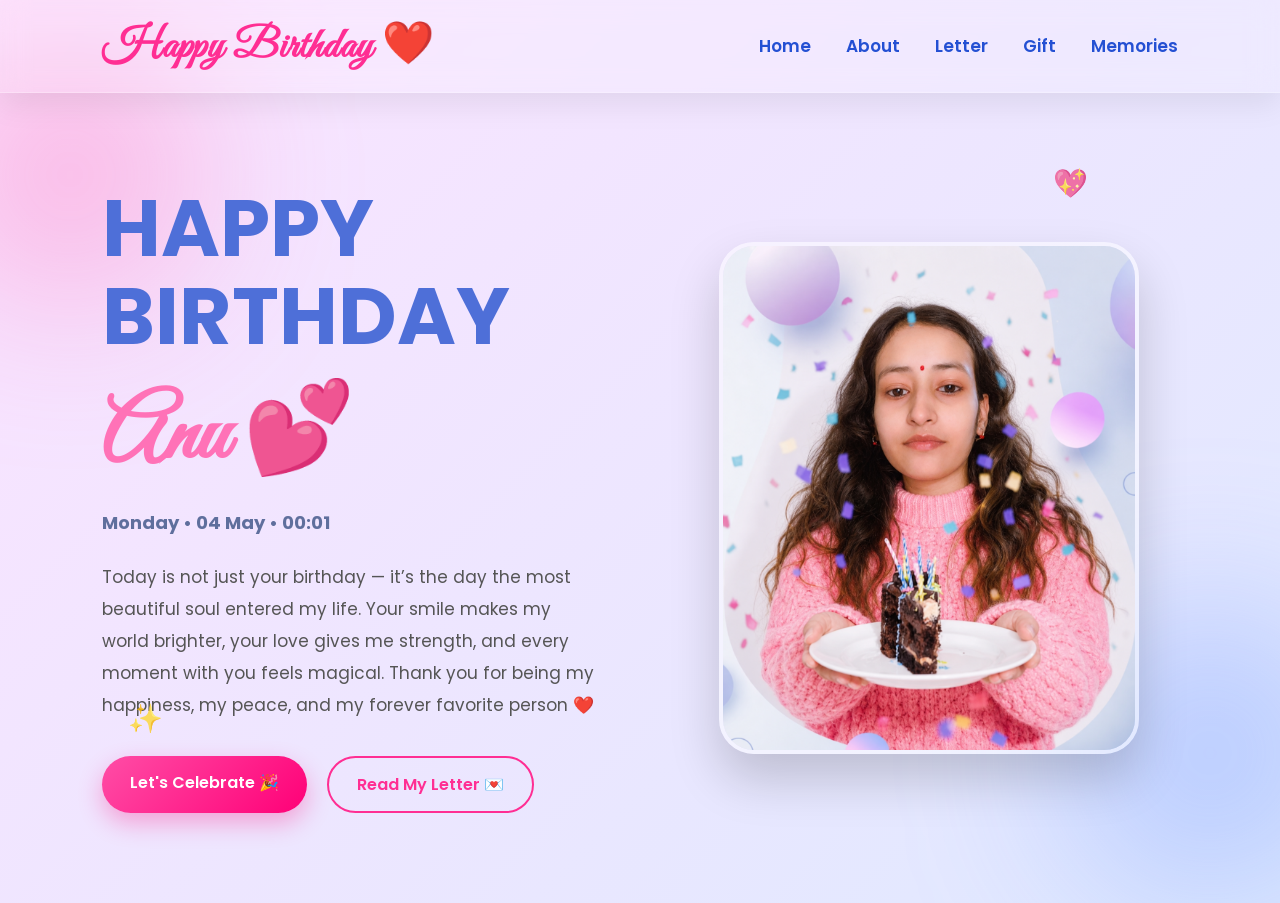
<file: index.html>
<!DOCTYPE html>
<html lang="en">

<head>
    <meta charset="UTF-8" />
    <meta name="viewport" content="width=device-width, initial-scale=1.0" />

    <title>Happy Birthday My Love ❤️</title>

    <!-- GOOGLE FONTS -->

    <link
        href="https://fonts.googleapis.com/css2?family=Poppins:wght@300;400;500;600;700&family=Great+Vibes&display=swap"
        rel="stylesheet">

    <style>
        * {
            margin: 0;
            padding: 0;
            box-sizing: border-box;
            font-family: "Poppins", sans-serif;
        }

        html {
            scroll-behavior: smooth;
        }

        body {

            background: linear-gradient(135deg, #fce3ff, #dfe9ff);

            min-height: 100vh;
            overflow-x: hidden;
            position: relative;
        }

        /* ================= BACKGROUND GLOW ================= */

        body::before,
        body::after {

            content: "";

            position: absolute;
            border-radius: 50%;
            filter: blur(80px);
            z-index: -1;

        }

        body::before {

            width: 260px;
            height: 260px;

            background: rgba(255, 105, 180, 0.35);

            top: 5%;
            left: -60px;

        }

        body::after {

            width: 300px;
            height: 300px;

            background: rgba(116, 155, 255, 0.35);

            bottom: 0;
            right: -80px;

        }

        /* ================= NAVBAR ================= */

        .navbar {

            width: 100%;

            display: flex;
            justify-content: space-between;
            align-items: center;

            padding: 18px 8%;

            position: sticky;
            top: 0;
            z-index: 1000;

            background: rgba(255, 255, 255, 0.15);
            backdrop-filter: blur(14px);

            border-bottom: 1px solid rgba(255, 255, 255, 0.25);

            box-shadow: 0 10px 30px rgba(0, 0, 0, 0.08);

        }

        /* LOGO */

        .logo {

            font-family: "Great Vibes", cursive;

            font-size: 42px;

            color: #ff2e93;

            letter-spacing: 1px;
        }

        /* NAV LINKS */

        nav ul {

            display: flex;
            align-items: center;
            gap: 35px;

            list-style: none;

        }

        nav ul li a {

            text-decoration: none;

            color: #2450d3;

            font-size: 17px;
            font-weight: 600;

            position: relative;

            transition: 0.4s ease;

        }

        nav ul li a::after {

            content: "";

            position: absolute;

            width: 0%;
            height: 2px;

            left: 0;
            bottom: -6px;

            background: #ff2e93;

            transition: 0.4s ease;

        }

        nav ul li a:hover::after {

            width: 100%;
        }

        nav ul li a:hover {

            color: #ff2e93;
        }

        /* ================= HERO SECTION ================= */

        .hero {

            width: 100%;
            min-height: calc(100vh - 90px);

            display: flex;
            justify-content: center;
            align-items: center;

            gap: 80px;

            padding: 50px 8%;

            flex-wrap: wrap;

        }

        /* ================= LEFT SIDE ================= */

        .left {

            flex: 1;
            min-width: 300px;
        }

        .left h1 {

            font-size: 80px;

            line-height: 88px;

            color: #4e6fd8;

            font-weight: 700;

            margin-bottom: 15px;
        }

        .left h2 {

            font-family: "Great Vibes", cursive;

            font-size: 90px;

            color: #ff72b7;

            margin-bottom: 15px;
        }

        .left h3 {

            color: #5f6f9d;

            font-size: 18px;

            margin-bottom: 25px;
        }

        .left p {

            max-width: 560px;

            color: #555;

            font-size: 17px;

            line-height: 32px;

            margin-bottom: 35px;
        }

        /* BUTTONS */

        .buttons {

            display: flex;
            gap: 20px;
            flex-wrap: wrap;
        }

        .btn {

            text-decoration: none;

            padding: 14px 28px;

            border-radius: 50px;

            font-size: 16px;
            font-weight: 600;

            transition: 0.4s ease;

        }

        .primary-btn {

            background: linear-gradient(135deg, #ff4da6, #ff0077);

            color: white;

            box-shadow: 0 10px 25px rgba(255, 0, 119, 0.3);
        }

        .primary-btn:hover {

            transform: translateY(-5px) scale(1.02);

            box-shadow: 0 15px 35px rgba(255, 0, 119, 0.45);
        }

        .secondary-btn {

            border: 2px solid #ff2e93;

            color: #ff2e93;

            background: transparent;
        }

        .secondary-btn:hover {

            background: #ff2e93;

            color: white;

            transform: translateY(-5px);
        }

        /* ================= RIGHT IMAGE ================= */

        .right {

            flex: 1;
            min-width: 280px;

            display: flex;
            justify-content: center;
            align-items: center;
        }

        .right img {

            width: 100%;
            max-width: 420px;

            border-radius: 35px;

            object-fit: cover;

            border: 4px solid rgba(255, 255, 255, 0.5);

            box-shadow: 0 25px 50px rgba(0, 0, 0, 0.18);

            transition: 0.5s ease;
        }

        .right img:hover {

            transform: scale(1.04) rotate(1deg);

            box-shadow: 0 25px 50px rgba(255, 0, 119, 0.3);
        }

        /* ================= FLOATING HEART ================= */

        .floating-heart {

            position: absolute;

            font-size: 28px;

            animation: float 4s ease-in-out infinite;

            opacity: 0.8;
        }

        .heart1 {
            top: 18%;
            right: 15%;
        }

        .heart2 {
            bottom: 18%;
            left: 10%;
            animation-delay: 1s;
        }

        @keyframes float {

            0% {
                transform: translateY(0px);
            }

            50% {
                transform: translateY(-15px);
            }

            100% {
                transform: translateY(0px);
            }
        }

        /* ================= RESPONSIVE ================= */

        @media (max-width: 992px) {

            .hero {
                gap: 50px;
            }

            .left h1 {

                font-size: 60px;
                line-height: 70px;
            }

            .left h2 {

                font-size: 70px;
            }

        }

        @media (max-width: 768px) {

            .navbar {

                flex-direction: column;

                gap: 15px;

                padding: 15px 20px;
            }

            .logo {

                font-size: 34px;
            }

            nav ul {

                flex-wrap: wrap;
                justify-content: center;
                gap: 15px;
            }

            nav ul li a {

                font-size: 14px;
            }

            .hero {

                flex-direction: column-reverse;

                text-align: center;

                padding: 40px 20px;

                min-height: auto;
            }

            .left h1 {

                font-size: 48px;

                line-height: 55px;
            }

            .left h2 {

                font-size: 58px;
            }

            .left h3 {

                font-size: 15px;
            }

            .left p {

                font-size: 15px;

                line-height: 28px;

                max-width: 100%;
            }

            .buttons {

                justify-content: center;
            }

            .btn {

                width: 100%;

                text-align: center;
            }

            .right img {

                max-width: 320px;
            }

            .floating-heart {

                font-size: 22px;
            }
        }

        @media (max-width: 480px) {

            .left h1 {

                font-size: 38px;

                line-height: 45px;
            }

            .left h2 {

                font-size: 46px;
            }

            .left p {

                font-size: 14px;

                line-height: 25px;
            }

            .right img {

                max-width: 100%;
            }
        }
    </style>
</head>

<body>

    <!-- FLOATING HEARTS -->

    <div class="floating-heart heart1">💖</div>
    <div class="floating-heart heart2">✨</div>

    <!-- NAVBAR -->

    <header class="navbar">

        <h1 class="logo">Happy Birthday ❤️</h1>

        <nav>

            <ul>

                <li><a href="index.html">Home</a></li>

                <li><a href="about.html">About</a></li>

                <li><a href="letter.html">Letter</a></li>

                <li><a href="gifts.html">Gift</a></li>

                <li><a href="memories.html">Memories</a></li>

            </ul>

        </nav>

    </header>

    <!-- HERO SECTION -->

    <section class="hero">

        <!-- LEFT -->

        <div class="left">

            <h1>
                HAPPY <br>
                BIRTHDAY
            </h1>

            <h2>Anu 💕</h2>

            <h3>Monday • 04 May • 00:01</h3>

            <p>
                Today is not just your birthday —
                it’s the day the most beautiful soul entered my life.
                Your smile makes my world brighter,
                your love gives me strength,
                and every moment with you feels magical.
                Thank you for being my happiness,
                my peace,
                and my forever favorite person ❤️
            </p>

            <!-- BUTTONS -->

            <div class="buttons">

                <a href="about.html" class="btn primary-btn">
                    Let's Celebrate 🎉
                </a>

                <a href="letter.html" class="btn secondary-btn">
                    Read My Letter 💌
                </a>

            </div>

        </div>

        <!-- RIGHT -->

        <div class="right">

            <img src="anu.png" alt="Birthday Girl">

        </div>

    </section>

</body>

</html>
</file>
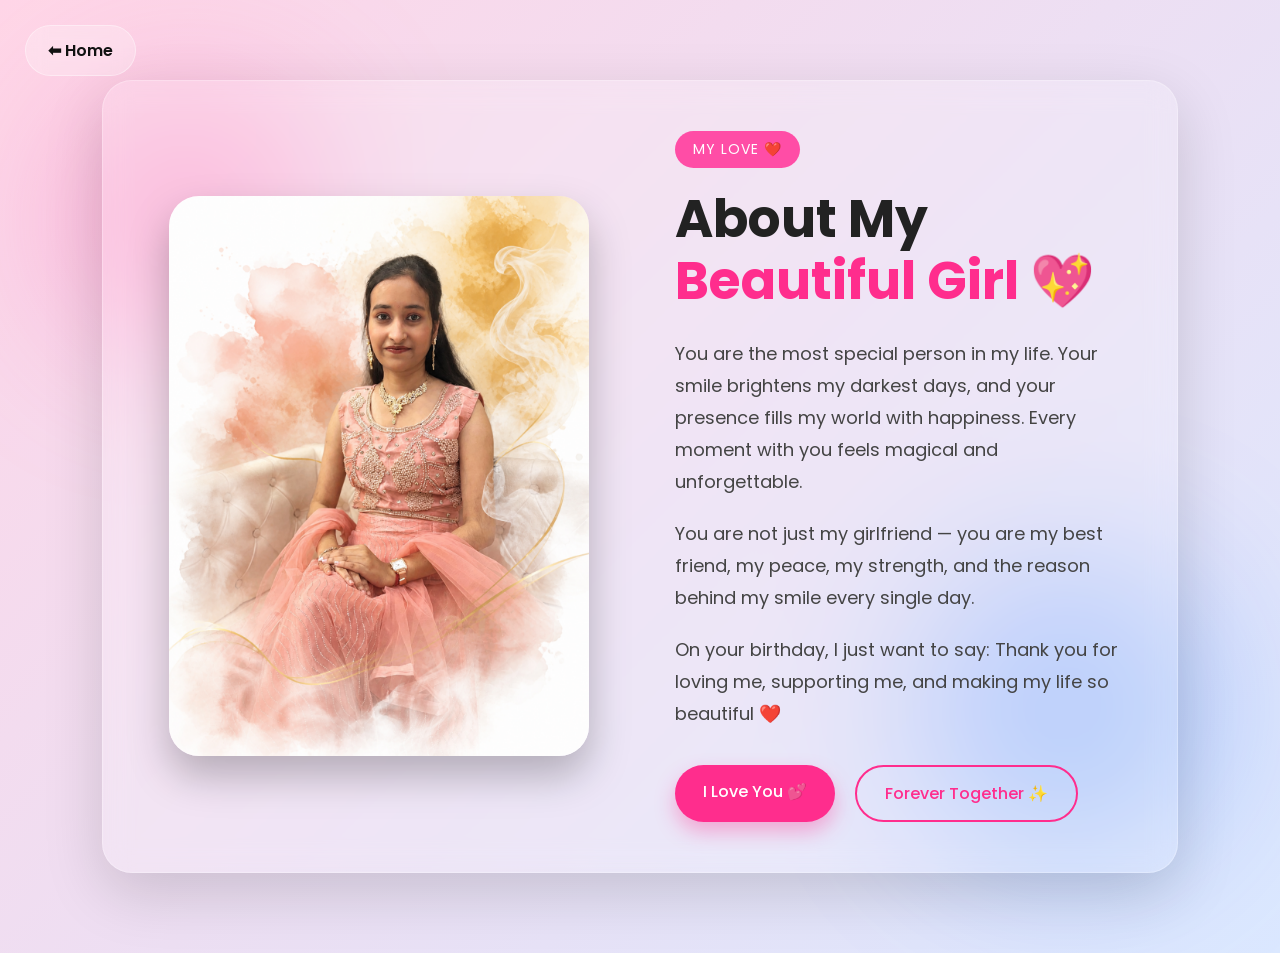
<file: about.html>
<!DOCTYPE html>
<html lang="en">

<head>
    <meta charset="UTF-8" />
    <meta name="viewport" content="width=device-width, initial-scale=1.0" />
    <title>About Her 💖</title>

    <!-- GOOGLE FONT -->
    <link href="https://fonts.googleapis.com/css2?family=Poppins:wght@300;400;500;600;700&display=swap"
        rel="stylesheet">

    <style>
        * {
            margin: 0;
            padding: 0;
            box-sizing: border-box;
            font-family: "Poppins", sans-serif;
        }

        body {
            overflow-x: hidden;
            background: linear-gradient(135deg, #ffd6e7, #dbe8ff);
        }

        /* ================= MAIN SECTION ================= */

        .about {
            min-height: 100vh;
            width: 100%;
            padding: 80px 8%;
            display: flex;
            justify-content: center;
            align-items: center;
            position: relative;
        }

        /* Floating Blur Circles */

        .circle1,
        .circle2 {
            position: absolute;
            border-radius: 50%;
            filter: blur(80px);
            z-index: 0;
        }

        .circle1 {
            width: 250px;
            height: 250px;
            background: rgba(255, 77, 166, 0.35);
            top: 10%;
            left: 5%;
        }

        .circle2 {
            width: 300px;
            height: 300px;
            background: rgba(0, 102, 255, 0.25);
            bottom: 10%;
            right: 5%;
        }

        /* ================= CONTAINER ================= */

        .about-container {
            width: 100%;
            max-width: 1200px;

            display: flex;
            justify-content: center;
            align-items: center;
            gap: 70px;
            flex-wrap: wrap;

            background: rgba(255, 255, 255, 0.18);
            backdrop-filter: blur(14px);

            border: 1px solid rgba(255, 255, 255, 0.25);

            border-radius: 30px;

            padding: 50px;

            position: relative;
            z-index: 2;

            box-shadow: 0 20px 60px rgba(0, 0, 0, 0.15);
        }

        /* ================= IMAGE ================= */

        .about-image {
            flex: 1;
            min-width: 280px;
            display: flex;
            justify-content: center;
            align-items: center;
        }

        .about-image img {
            width: 100%;
            max-width: 420px;
            border-radius: 30px;

            object-fit: cover;

            box-shadow: 0 20px 40px rgba(0, 0, 0, 0.25);

            transition: 0.5s ease;
        }

        .about-image img:hover {
            transform: scale(1.04) rotate(1deg);
        }

        /* ================= TEXT ================= */

        .about-text {
            flex: 1;
            min-width: 280px;
        }

        .tag {
            display: inline-block;
            padding: 8px 18px;
            background: #ff4da6;
            color: white;
            border-radius: 30px;
            font-size: 14px;
            margin-bottom: 20px;
            letter-spacing: 1px;
        }

        .about-text h1 {
            font-size: 52px;
            line-height: 1.2;
            color: #222;
            margin-bottom: 25px;
        }

        .about-text h1 span {
            color: #ff2d8d;
        }

        .about-text p {
            font-size: 18px;
            line-height: 32px;
            color: #444;
            margin-bottom: 20px;
        }

        /* ================= BUTTONS ================= */

        .buttons {
            margin-top: 35px;
            display: flex;
            gap: 20px;
            flex-wrap: wrap;
        }

        .btn {
            text-decoration: none;
            padding: 14px 28px;
            border-radius: 50px;
            font-size: 16px;
            font-weight: 500;
            transition: 0.4s ease;
        }

        .primary-btn {
            background: #ff2d8d;
            color: white;
            box-shadow: 0 10px 20px rgba(255, 45, 141, 0.35);
        }

        .primary-btn:hover {
            transform: translateY(-4px);
            background: #ff0077;
        }

        .secondary-btn {
            border: 2px solid #ff2d8d;
            color: #ff2d8d;
            background: transparent;
        }

        .secondary-btn:hover {
            background: #ff2d8d;
            color: white;
            transform: translateY(-4px);
        }

        /* ================= HOME BUTTON ================= */

        .home-btn {
            position: fixed;
            top: 25px;
            left: 25px;

            text-decoration: none;

            background: rgba(255, 255, 255, 0.25);
            backdrop-filter: blur(10px);

            padding: 12px 22px;

            border-radius: 50px;

            color: #111;
            font-weight: 600;

            transition: 0.4s ease;

            z-index: 999;
            border: 1px solid rgba(255, 255, 255, 0.4);
        }

        .home-btn:hover {
            background: #ff2d8d;
            color: white;
            transform: translateY(-3px);
            box-shadow: 0 10px 20px rgba(255, 45, 141, 0.35);
        }

        /* ================= RESPONSIVE ================= */

        @media (max-width: 992px) {

            .about-container {
                gap: 40px;
                padding: 40px;
            }

            .about-text h1 {
                font-size: 42px;
            }

            .about-text p {
                font-size: 17px;
                line-height: 30px;
            }
        }

        @media (max-width: 768px) {

            .about {
                padding: 100px 20px 40px;
            }

            .about-container {
                flex-direction: column;
                text-align: center;
                padding: 30px 20px;
                border-radius: 25px;
            }

            .about-image img {
                max-width: 320px;
            }

            .about-text h1 {
                font-size: 34px;
            }

            .about-text p {
                font-size: 16px;
                line-height: 28px;
            }

            .buttons {
                justify-content: center;
            }

            .btn {
                width: 100%;
                text-align: center;
            }

            .home-btn {
                top: 15px;
                left: 15px;
                padding: 10px 18px;
                font-size: 14px;
            }
        }

        @media (max-width: 480px) {

            .about-text h1 {
                font-size: 28px;
            }

            .about-text p {
                font-size: 15px;
                line-height: 26px;
            }

            .about-image img {
                max-width: 100%;
            }
        }
    </style>
</head>

<body>

    <!-- HOME BUTTON -->

    <a href="index.html" class="home-btn">⬅ Home</a>

    <!-- ABOUT SECTION -->

    <section class="about">

        <!-- BACKGROUND BLUR EFFECT -->

        <div class="circle1"></div>
        <div class="circle2"></div>

        <div class="about-container">

            <!-- IMAGE -->

            <div class="about-image">
                <img src="about.png" alt="Her Image">
            </div>

            <!-- TEXT -->

            <div class="about-text">

                <span class="tag">MY LOVE ❤️</span>

                <h1>
                    About My <span>Beautiful Girl</span> 💖
                </h1>

                <p>
                    You are the most special person in my life.
                    Your smile brightens my darkest days,
                    and your presence fills my world with happiness.
                    Every moment with you feels magical and unforgettable.
                </p>

                <p>
                    You are not just my girlfriend —
                    you are my best friend, my peace, my strength,
                    and the reason behind my smile every single day.
                </p>

                <p>
                    On your birthday, I just want to say:
                    Thank you for loving me,
                    supporting me,
                    and making my life so beautiful ❤️
                </p>

                <!-- BUTTONS -->

                <div class="buttons">

                    <a href="#" class="btn primary-btn">
                        I Love You 💕
                    </a>

                    <a href="#" class="btn secondary-btn">
                        Forever Together ✨
                    </a>

                </div>

            </div>

        </div>

    </section>

</body>

</html>
</file>
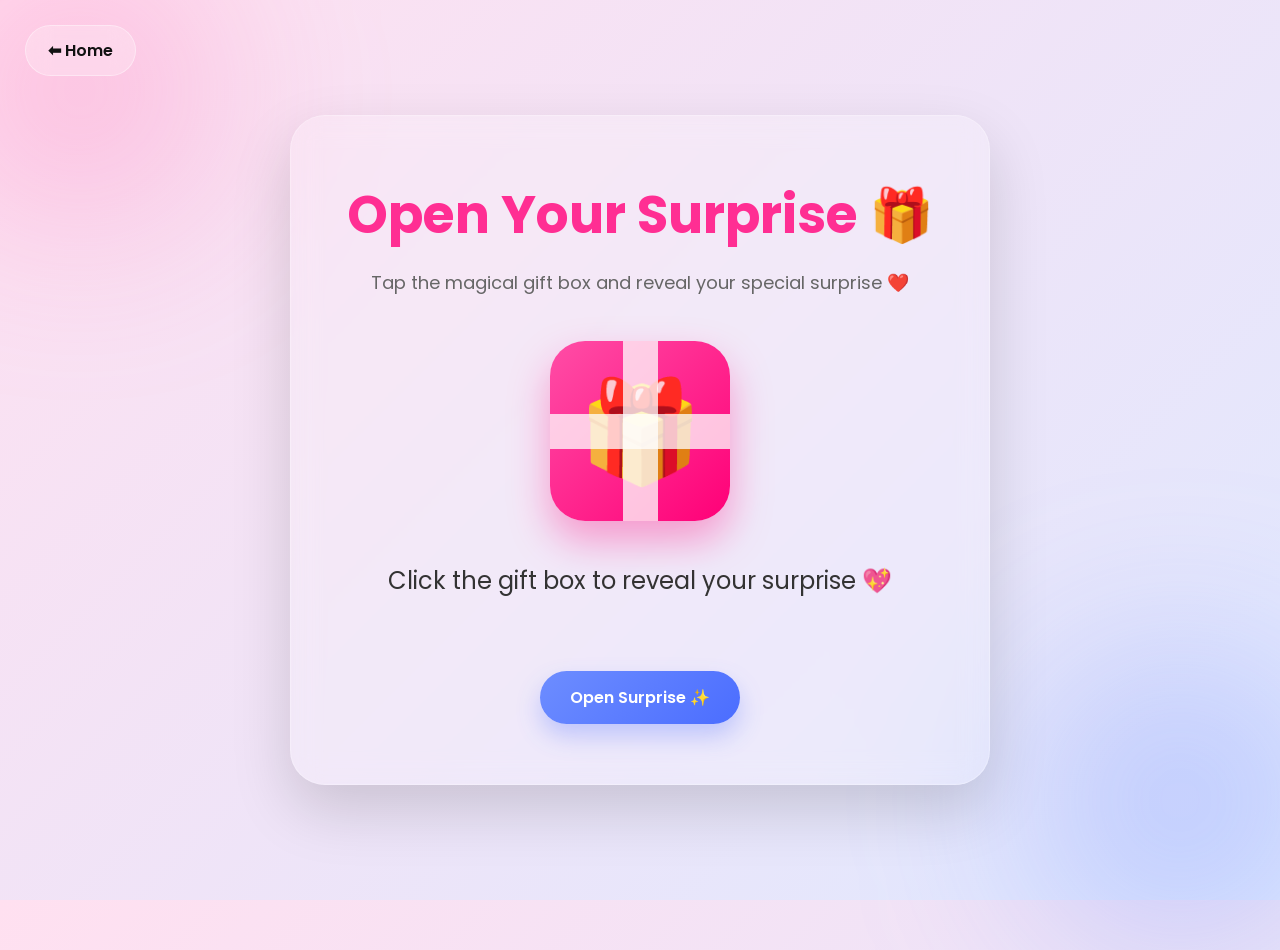
<file: gifts.html>
<!DOCTYPE html>
<html lang="en">

<head>
    <meta charset="UTF-8" />
    <meta name="viewport" content="width=device-width, initial-scale=1.0" />

    <title>Gift Surprise 🎁</title>

    <!-- GOOGLE FONT -->

    <link href="https://fonts.googleapis.com/css2?family=Poppins:wght@300;400;500;600;700&display=swap"
        rel="stylesheet">

    <style>
        * {
            margin: 0;
            padding: 0;
            box-sizing: border-box;
            font-family: "Poppins", sans-serif;
        }

        body {

            min-height: 100vh;

            overflow-x: hidden;

            background: linear-gradient(135deg, #ffe0f0, #dfe8ff);

            display: flex;
            justify-content: center;
            align-items: center;

            position: relative;
        }

        /* ================= BACKGROUND EFFECT ================= */

        body::before,
        body::after {

            content: "";

            position: absolute;

            border-radius: 50%;

            filter: blur(90px);

            z-index: 0;
        }

        body::before {

            width: 260px;
            height: 260px;

            background: rgba(255, 105, 180, 0.3);

            top: -40px;
            left: -50px;
        }

        body::after {

            width: 300px;
            height: 300px;

            background: rgba(110, 140, 255, 0.3);

            bottom: -50px;
            right: -50px;
        }

        /* ================= HOME BUTTON ================= */

        .home-btn {

            position: fixed;

            top: 25px;
            left: 25px;

            text-decoration: none;

            padding: 12px 22px;

            border-radius: 50px;

            background: rgba(255, 255, 255, 0.25);

            backdrop-filter: blur(12px);

            border: 1px solid rgba(255, 255, 255, 0.4);

            color: #111;

            font-weight: 600;

            transition: 0.4s ease;

            z-index: 999;
        }

        .home-btn:hover {

            background: #ff2e93;

            color: white;

            transform: translateY(-4px);

            box-shadow: 0 10px 25px rgba(255, 46, 147, 0.35);
        }

        /* ================= MAIN CARD ================= */

        .gift-section {

            width: 90%;
            max-width: 700px;

            background: rgba(255, 255, 255, 0.18);

            backdrop-filter: blur(14px);

            border: 1px solid rgba(255, 255, 255, 0.25);

            border-radius: 35px;

            padding: 60px 40px;

            text-align: center;

            position: relative;
            z-index: 2;

            box-shadow: 0 25px 60px rgba(0, 0, 0, 0.15);
        }

        /* ================= HEADING ================= */

        .gift-section h1 {

            font-size: 52px;

            color: #ff2e93;

            margin-bottom: 15px;
        }

        .gift-section .subtitle {

            color: #666;

            font-size: 18px;

            margin-bottom: 45px;
        }

        /* ================= GIFT BOX ================= */

        .gift-box {

            width: 180px;
            height: 180px;

            margin: auto;

            border-radius: 35px;

            background: linear-gradient(135deg, #ff4da6, #ff0077);

            display: flex;
            justify-content: center;
            align-items: center;

            font-size: 100px;

            cursor: pointer;

            position: relative;

            transition: 0.5s ease;

            animation: float 3s ease-in-out infinite;

            box-shadow: 0 20px 40px rgba(255, 0, 119, 0.35);
        }

        .gift-box:hover {

            transform: scale(1.08) rotate(3deg);

            box-shadow: 0 25px 50px rgba(255, 0, 119, 0.5);
        }

        /* Ribbon */

        .gift-box::before {

            content: "";

            position: absolute;

            width: 35px;
            height: 100%;

            background: rgba(255, 255, 255, 0.75);
        }

        .gift-box::after {

            content: "";

            position: absolute;

            width: 100%;
            height: 35px;

            background: rgba(255, 255, 255, 0.75);
        }

        /* ================= RESULT ================= */

        #gift-result {

            margin-top: 40px;

            font-size: 24px;

            color: #333;

            line-height: 40px;

            transition: 0.5s ease;

            min-height: 80px;
        }

        .show {

            transform: scale(1.08);

            color: #ff2e93;
        }

        /* ================= BUTTON ================= */

        .open-btn {

            margin-top: 30px;

            padding: 14px 30px;

            border: none;

            border-radius: 50px;

            background: linear-gradient(135deg, #6d8dff, #4b6dff);

            color: white;

            font-size: 16px;
            font-weight: 600;

            cursor: pointer;

            transition: 0.4s ease;

            box-shadow: 0 12px 25px rgba(75, 109, 255, 0.3);
        }

        .open-btn:hover {

            transform: translateY(-4px);

            box-shadow: 0 18px 35px rgba(75, 109, 255, 0.45);
        }

        /* ================= FLOAT ANIMATION ================= */

        @keyframes float {

            0% {
                transform: translateY(0px);
            }

            50% {
                transform: translateY(-15px);
            }

            100% {
                transform: translateY(0px);
            }
        }

        /* ================= RESPONSIVE ================= */

        @media (max-width: 768px) {

            body {
                padding: 20px;
            }

            .gift-section {

                padding: 40px 20px;
            }

            .gift-section h1 {

                font-size: 34px;
            }

            .subtitle {

                font-size: 15px;
            }

            .gift-box {

                width: 140px;
                height: 140px;

                font-size: 75px;
            }

            .gift-box::before {

                width: 25px;
            }

            .gift-box::after {

                height: 25px;
            }

            #gift-result {

                font-size: 18px;

                line-height: 30px;
            }

            .home-btn {

                top: 15px;
                left: 15px;

                font-size: 14px;

                padding: 10px 18px;
            }

            .open-btn {

                width: 100%;
            }
        }

        @media (max-width: 480px) {

            .gift-section h1 {

                font-size: 28px;
            }

            #gift-result {

                font-size: 16px;
            }
        }
    </style>
</head>

<body>

    <!-- HOME BUTTON -->

    <a href="index.html" class="home-btn">⬅ Home</a>

    <!-- MAIN SECTION -->

    <section class="gift-section">

        <h1>Open Your Surprise 🎁</h1>

        <p class="subtitle">
            Tap the magical gift box and reveal your special surprise ❤️
        </p>

        <!-- GIFT BOX -->

        <div class="gift-box" onclick="openGift()">
            🎁
        </div>

        <!-- RESULT -->

        <p id="gift-result">
            Click the gift box to reveal your surprise 💖
        </p>

        <!-- BUTTON -->

        <button class="open-btn" onclick="openGift()">
            Open Surprise ✨
        </button>

    </section>

    <!-- JAVASCRIPT -->

    <script>

        function openGift() {

            let surprises = [

                "🍫 Chocolate Treat Date with Me!",

                "🎬 Romantic Movie Night Together!",

                "🌹 Unlimited Hug Coupon Just for You!",

                "🍕 Candle Light Dinner Surprise!",

                "💌 A Secret Love Letter is Waiting!",

                "🎁 One Special Gift From My Heart!",

                "📸 Beautiful Memory Photo Surprise!",

                "💍 A Forever Promise From Me ❤️",

                "✈️ Dream Date Coming Soon!",

                "🎵 Your Favorite Song Dedicated to You!"
            ];

            let randomGift = surprises[Math.floor(Math.random() * surprises.length)];

            let result = document.getElementById("gift-result");

            result.innerText = randomGift;

            result.classList.add("show");

            // HEART EFFECT

            createHeart();

            setTimeout(() => {

                result.classList.remove("show");

            }, 700);
        }

        // FLOATING HEART EFFECT

        function createHeart() {

            const heart = document.createElement("div");

            heart.innerHTML = "💖";

            heart.style.position = "fixed";

            heart.style.left = Math.random() * 100 + "vw";

            heart.style.top = "100vh";

            heart.style.fontSize = "25px";

            heart.style.animation = "fly 4s linear forwards";

            document.body.appendChild(heart);

            setTimeout(() => {

                heart.remove();

            }, 4000);
        }

        // HEART ANIMATION

        const style = document.createElement("style");

        style.innerHTML = `
        
        @keyframes fly {
        
            0%{
                transform: translateY(0) scale(1);
                opacity:1;
            }

            100%{
                transform: translateY(-120vh) scale(1.8);
                opacity:0;
            }
        }
        
        `;

        document.head.appendChild(style);

    </script>

</body>

</html>
</file>
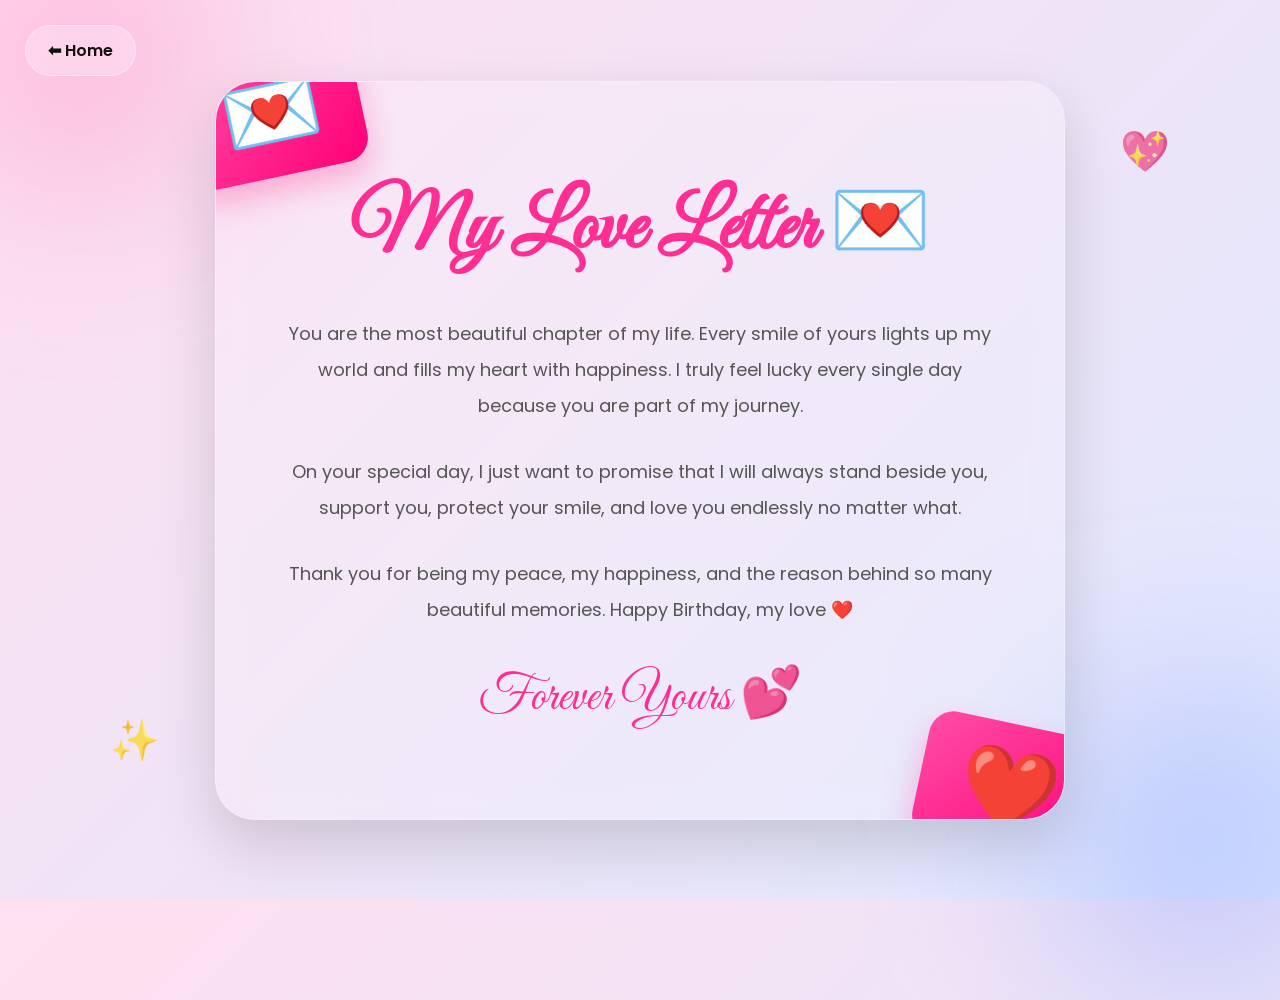
<file: letter.html>
<!DOCTYPE html>
<html lang="en">

<head>

    <meta charset="UTF-8" />

    <meta name="viewport" content="width=device-width, initial-scale=1.0" />

    <title>Love Letter 💌</title>

    <!-- GOOGLE FONTS -->

    <link href="https://fonts.googleapis.com/css2?family=Great+Vibes&family=Poppins:wght@300;400;500;600&display=swap"
        rel="stylesheet">

    <style>
        * {

            margin: 0;
            padding: 0;
            box-sizing: border-box;

            font-family: "Poppins", sans-serif;
        }

        body {

            min-height: 100vh;

            display: flex;
            justify-content: center;
            align-items: center;

            padding: 40px 20px;

            overflow-x: hidden;

            background: linear-gradient(135deg, #ffe0ef, #dfe8ff);

            position: relative;
        }

        /* ================= BACKGROUND BLUR EFFECT ================= */

        body::before,
        body::after {

            content: "";

            position: absolute;

            border-radius: 50%;

            filter: blur(90px);

            z-index: 0;
        }

        body::before {

            width: 280px;
            height: 280px;

            background: rgba(255, 105, 180, 0.3);

            top: -80px;
            left: -60px;
        }

        body::after {

            width: 320px;
            height: 320px;

            background: rgba(113, 145, 255, 0.3);

            bottom: -100px;
            right: -80px;
        }

        /* ================= HOME BUTTON ================= */

        .home-btn {

            position: fixed;

            top: 25px;
            left: 25px;

            text-decoration: none;

            padding: 12px 22px;

            border-radius: 50px;

            background: rgba(255, 255, 255, 0.25);

            backdrop-filter: blur(10px);

            border: 1px solid rgba(255, 255, 255, 0.4);

            color: #111;

            font-weight: 600;

            transition: 0.4s ease;

            z-index: 999;
        }

        .home-btn:hover {

            background: #ff2e93;

            color: white;

            transform: translateY(-4px);

            box-shadow: 0 10px 25px rgba(255, 46, 147, 0.35);
        }

        /* ================= LETTER SECTION ================= */

        .letter-section {

            width: 100%;

            display: flex;
            justify-content: center;
            align-items: center;

            position: relative;

            z-index: 2;
        }

        /* ================= CARD ================= */

        .card {

            width: 100%;
            max-width: 850px;

            background: rgba(255, 255, 255, 0.18);

            backdrop-filter: blur(14px);

            border: 1px solid rgba(255, 255, 255, 0.25);

            border-radius: 40px;

            padding: 90px 70px;

            text-align: center;

            position: relative;

            overflow: hidden;

            box-shadow: 0 25px 60px rgba(0, 0, 0, 0.15);

            animation: fadeIn 1s ease;
        }

        /* ================= CARD DECORATION ================= */

        .card::before,
        .card::after {

            position: absolute;

            display: flex;
            justify-content: center;
            align-items: center;

            width: 180px;
            height: 130px;

            border-radius: 25px;

            font-size: 80px;

            background: linear-gradient(135deg, #ff4da6, #ff0077);

            box-shadow: 0 15px 30px rgba(255, 0, 119, 0.25);
        }

        .card::before {

            content: "💌";

            top: -35px;
            left: -35px;

            transform: rotate(-12deg);
        }

        .card::after {

            content: "❤️";

            bottom: -35px;
            right: -35px;

            transform: rotate(12deg);
        }

        /* ================= FLOATING HEARTS ================= */

        .heart {

            position: absolute;

            font-size: 40px;

            animation: float 4s ease-in-out infinite;

            opacity: 0.8;
        }

        .heart1 {

            top: 40px;
            right: 90px;
        }

        .heart2 {

            bottom: 50px;
            left: 90px;

            animation-delay: 1s;
        }

        /* ================= HEADING ================= */

        .card h1 {

            font-family: "Great Vibes", cursive;

            font-size: 82px;

            color: #ff2e93;

            margin-bottom: 35px;
        }

        /* ================= TEXT ================= */

        .card p {

            font-size: 18px;

            color: #555;

            line-height: 36px;

            margin-bottom: 30px;
        }

        /* ================= SIGNATURE ================= */

        .signature {

            margin-top: 35px;

            font-family: "Great Vibes", cursive;

            font-size: 50px;

            color: #ff2e93;
        }

        /* ================= ANIMATIONS ================= */

        @keyframes float {

            0% {
                transform: translateY(0px);
            }

            50% {
                transform: translateY(-15px);
            }

            100% {
                transform: translateY(0px);
            }
        }

        @keyframes fadeIn {

            from {

                opacity: 0;

                transform: translateY(40px);
            }

            to {

                opacity: 1;

                transform: translateY(0px);
            }
        }

        /* ================= RESPONSIVE ================= */

        @media (max-width: 768px) {

            body {

                padding: 90px 15px 30px;
            }

            .card {

                padding: 55px 25px;

                border-radius: 28px;
            }

            .card h1 {

                font-size: 52px;

                margin-bottom: 25px;
            }

            .card p {

                font-size: 15px;

                line-height: 28px;
            }

            .signature {

                font-size: 38px;
            }

            /* Decorations */

            .card::before,
            .card::after {

                width: 110px;
                height: 85px;

                font-size: 45px;
            }

            .card::before {

                top: -20px;
                left: -20px;
            }

            .card::after {

                bottom: -20px;
                right: -20px;
            }

            /* Floating Hearts */

            .heart {

                font-size: 26px;
            }

            .heart1 {

                top: 20px;
                right: 20px;
            }

            .heart2 {

                bottom: 20px;
                left: 20px;
            }

            .home-btn {

                top: 15px;
                left: 15px;

                font-size: 14px;

                padding: 10px 18px;
            }
        }

        @media (max-width: 480px) {

            .card h1 {

                font-size: 42px;
            }

            .card p {

                font-size: 14px;

                line-height: 26px;
            }

            .signature {

                font-size: 34px;
            }
        }
    </style>

</head>

<body>

    <!-- HOME BUTTON -->

    <a href="index.html" class="home-btn">⬅ Home</a>

    <!-- LETTER SECTION -->

    <section class="letter-section">

        <!-- FLOATING HEARTS -->

        <div class="heart heart1">💖</div>

        <div class="heart heart2">✨</div>

        <!-- CARD -->

        <div class="card">

            <h1>My Love Letter 💌</h1>

            <p>
                You are the most beautiful chapter of my life.
                Every smile of yours lights up my world
                and fills my heart with happiness.
                I truly feel lucky every single day
                because you are part of my journey.
            </p>

            <p>
                On your special day,
                I just want to promise that
                I will always stand beside you,
                support you,
                protect your smile,
                and love you endlessly no matter what.
            </p>

            <p>
                Thank you for being my peace,
                my happiness,
                and the reason behind so many beautiful memories.
                Happy Birthday, my love ❤️
            </p>

            <!-- SIGNATURE -->

            <div class="signature">
                Forever Yours 💕
            </div>

        </div>

    </section>

</body>

</html>
</file>
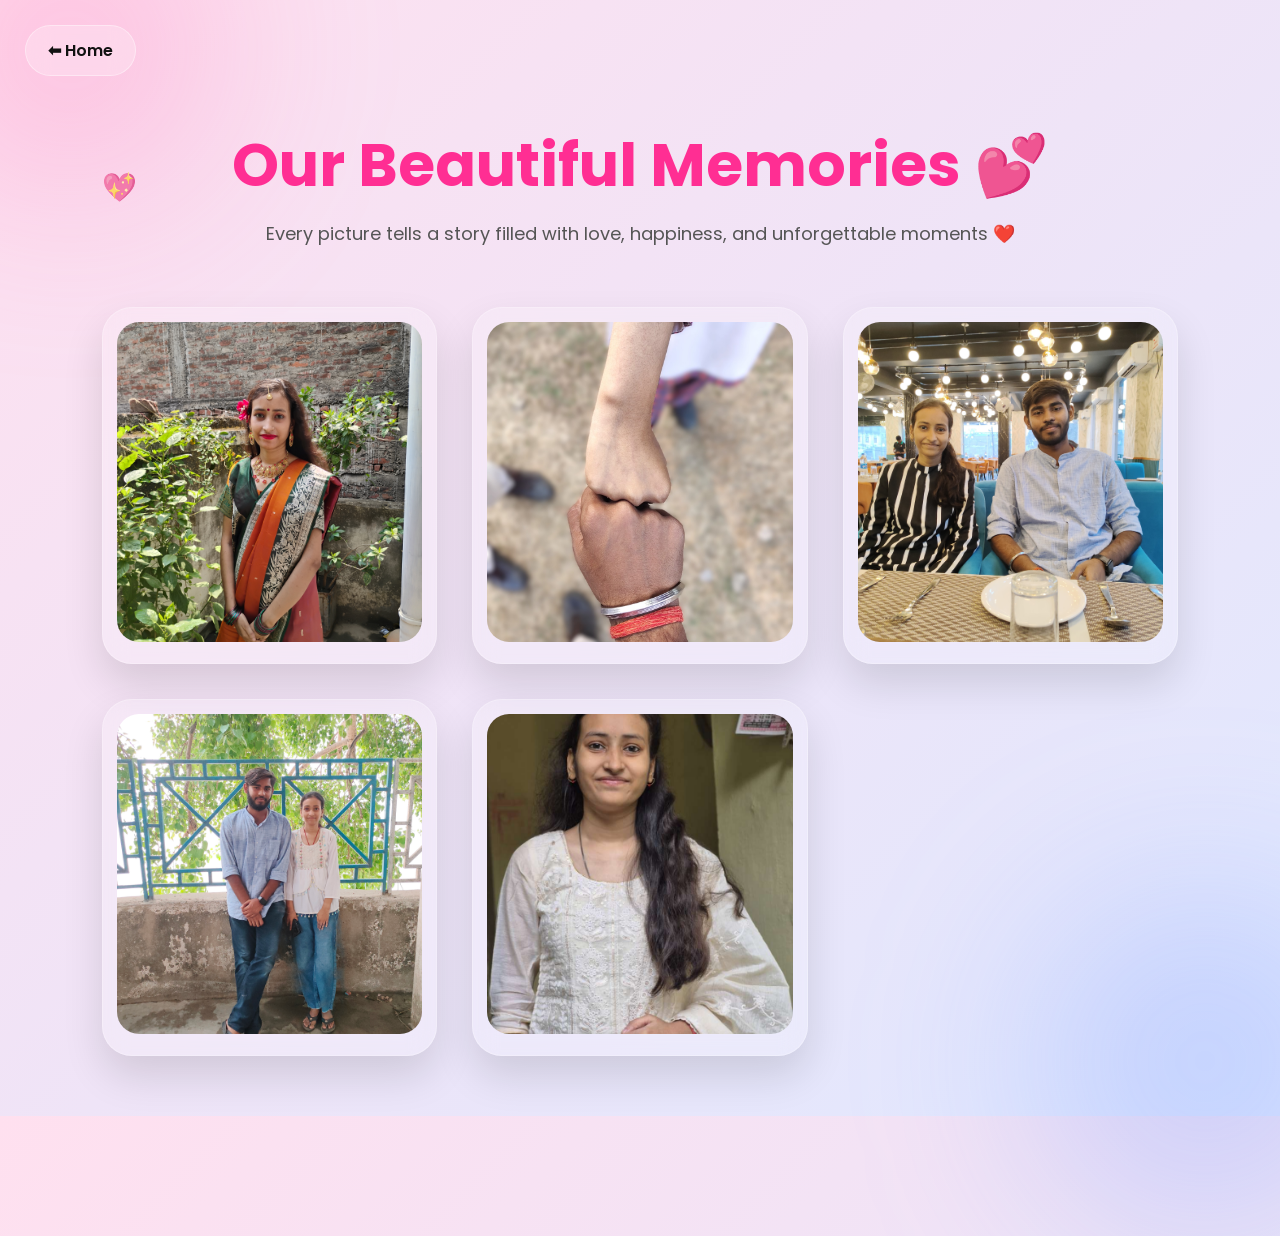
<file: memories.html>
<!DOCTYPE html>
<html lang="en">

<head>

    <meta charset="UTF-8" />

    <meta name="viewport" content="width=device-width, initial-scale=1.0" />

    <title>Our Memories 💖</title>

    <!-- GOOGLE FONT -->

    <link
        href="https://fonts.googleapis.com/css2?family=Poppins:wght@300;400;500;600;700&display=swap"
        rel="stylesheet">

    <style>
        * {

            margin: 0;
            padding: 0;
            box-sizing: border-box;

            font-family: "Poppins", sans-serif;
        }

        body {

            min-height: 100vh;

            overflow-x: hidden;

            background: linear-gradient(135deg, #ffe0ef, #dfe8ff);

            position: relative;
        }

        /* ================= BACKGROUND GLOW ================= */

        body::before,
        body::after {

            content: "";

            position: absolute;

            border-radius: 50%;

            filter: blur(90px);

            z-index: 0;
        }

        body::before {

            width: 300px;
            height: 300px;

            background: rgba(255, 105, 180, 0.25);

            top: -100px;
            left: -80px;
        }

        body::after {

            width: 350px;
            height: 350px;

            background: rgba(114, 147, 255, 0.25);

            bottom: -120px;
            right: -100px;
        }

        /* ================= HOME BUTTON ================= */

        .home-btn {

            position: fixed;

            top: 25px;
            left: 25px;

            text-decoration: none;

            padding: 12px 22px;

            border-radius: 50px;

            background: rgba(255, 255, 255, 0.25);

            backdrop-filter: blur(12px);

            border: 1px solid rgba(255, 255, 255, 0.4);

            color: #111;

            font-weight: 600;

            transition: 0.4s ease;

            z-index: 999;
        }

        .home-btn:hover {

            background: #ff2e93;

            color: white;

            transform: translateY(-4px);

            box-shadow: 0 10px 25px rgba(255, 46, 147, 0.35);
        }

        /* ================= MAIN SECTION ================= */

        .memory-section {

            width: 100%;

            min-height: 100vh;

            padding: 120px 8% 60px;

            position: relative;

            z-index: 2;
        }

        /* ================= TITLE ================= */

        .title {

            text-align: center;

            margin-bottom: 60px;
        }

        .title h1 {

            font-size: 60px;

            color: #ff2e93;

            margin-bottom: 10px;
        }

        .title p {

            color: #555;

            font-size: 18px;
        }

        /* ================= GALLERY ================= */

        .gallery {

            display: grid;

            grid-template-columns: repeat(auto-fit, minmax(260px, 1fr));

            gap: 35px;
        }

        /* ================= CARD ================= */

        .frame {

            position: relative;

            overflow: hidden;

            border-radius: 30px;

            background: rgba(255, 255, 255, 0.18);

            backdrop-filter: blur(12px);

            border: 1px solid rgba(255, 255, 255, 0.25);

            padding: 14px;

            transition: 0.5s ease;

            box-shadow: 0 20px 40px rgba(0, 0, 0, 0.12);

            cursor: pointer;
        }

        .frame:hover {

            transform: translateY(-10px) scale(1.03);

            box-shadow: 0 25px 50px rgba(255, 46, 147, 0.25);
        }

        /* IMAGE */

        .frame img {

            width: 100%;

            height: 320px;

            object-fit: cover;

            border-radius: 22px;

            transition: 0.5s ease;
        }

        .frame:hover img {

            transform: scale(1.05);
        }

        /* OVERLAY */

        .overlay {

            position: absolute;

            inset: 14px;

            background: linear-gradient(to top,
                    rgba(0, 0, 0, 0.7),
                    transparent);

            border-radius: 22px;

            display: flex;

            align-items: flex-end;

            padding: 20px;

            opacity: 0;

            transition: 0.4s ease;
        }

        .frame:hover .overlay {

            opacity: 1;
        }

        .overlay h3 {

            color: white;

            font-size: 22px;

            font-weight: 600;
        }

        /* ================= FLOATING HEARTS ================= */

        .floating-heart {

            position: absolute;

            font-size: 28px;

            animation: float 4s ease-in-out infinite;

            opacity: 0.7;

            z-index: 1;
        }

        .heart1 {

            top: 15%;
            left: 8%;
        }

        .heart2 {

            top: 30%;
            right: 10%;

            animation-delay: 1s;
        }

        .heart3 {

            bottom: 10%;
            left: 12%;

            animation-delay: 2s;
        }

        /* ================= ANIMATION ================= */

        @keyframes float {

            0% {
                transform: translateY(0px);
            }

            50% {
                transform: translateY(-15px);
            }

            100% {
                transform: translateY(0px);
            }
        }

        /* ================= RESPONSIVE ================= */

        @media (max-width: 768px) {

            .memory-section {

                padding: 100px 20px 40px;
            }

            .title h1 {

                font-size: 40px;
            }

            .title p {

                font-size: 15px;
            }

            .gallery {

                gap: 20px;
            }

            .frame img {

                height: 260px;
            }

            .overlay h3 {

                font-size: 18px;
            }

            .home-btn {

                top: 15px;
                left: 15px;

                font-size: 14px;

                padding: 10px 18px;
            }

            .floating-heart {

                font-size: 22px;
            }
        }

        @media (max-width: 480px) {

            .title h1 {

                font-size: 32px;
            }

            .frame img {

                height: 220px;
            }
        }
    </style>

</head>

<body>

    <!-- HOME BUTTON -->

    <a href="index.html" class="home-btn">⬅ Home</a>

    <!-- FLOATING HEARTS -->

    <div class="floating-heart heart1">💖</div>

    <div class="floating-heart heart2">✨</div>

    <div class="floating-heart heart3">❤️</div>

    <!-- MEMORY SECTION -->

    <section class="memory-section">

        <!-- TITLE -->

        <div class="title">

            <h1>Our Beautiful Memories 💕</h1>

            <p>
                Every picture tells a story filled with love,
                happiness, and unforgettable moments ❤️
            </p>

        </div>

        <!-- GALLERY -->

        <div class="gallery">

            <!-- IMAGE 1 -->

            <div class="frame">

                <img src="1 (1).jpg" alt="Memory 1">

                <div class="overlay">

                    <h3>Beautiful Moment 💖</h3>

                </div>

            </div>

            <!-- IMAGE 2 -->

            <div class="frame">

                <img src="1 (2).jpg" alt="Memory 2">

                <div class="overlay">

                    <h3>Forever Together ✨</h3>

                </div>

            </div>

            <!-- IMAGE 3 -->

            <div class="frame">

                <img src="1 (3).jpg" alt="Memory 3">

                <div class="overlay">

                    <h3>My Favorite Smile ❤️</h3>

                </div>

            </div>

            <!-- IMAGE 4 -->

            <div class="frame">

                <img src="1 (4).jpg" alt="Memory 4">

                <div class="overlay">

                    <h3>Endless Love 💌</h3>

                </div>

            </div>

            <!-- IMAGE 5 -->

            <div class="frame">

                <img src="2.jpg" alt="Memory 5">

                <div class="overlay">

                    <h3>Special Memories 🌸</h3>

                </div>

            </div>

        </div>

    </section>

</body>

</html>
</file>
